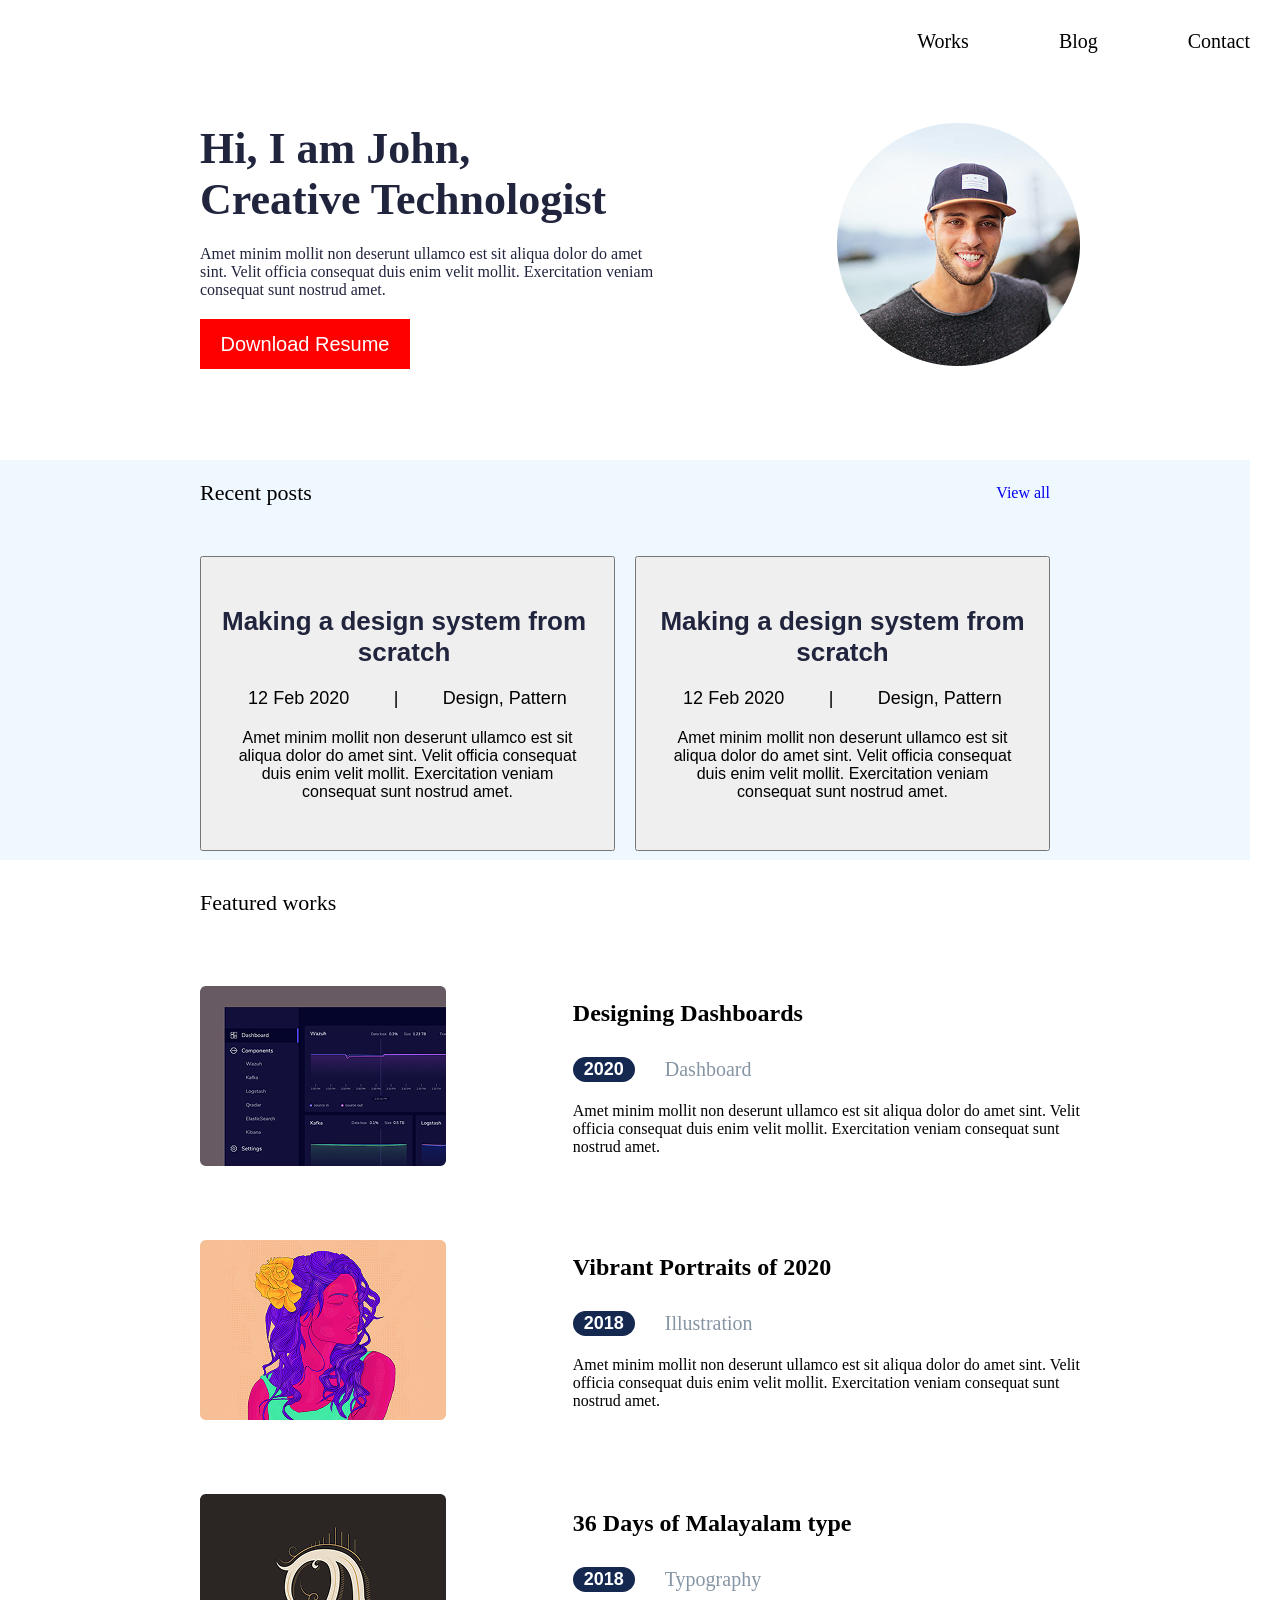
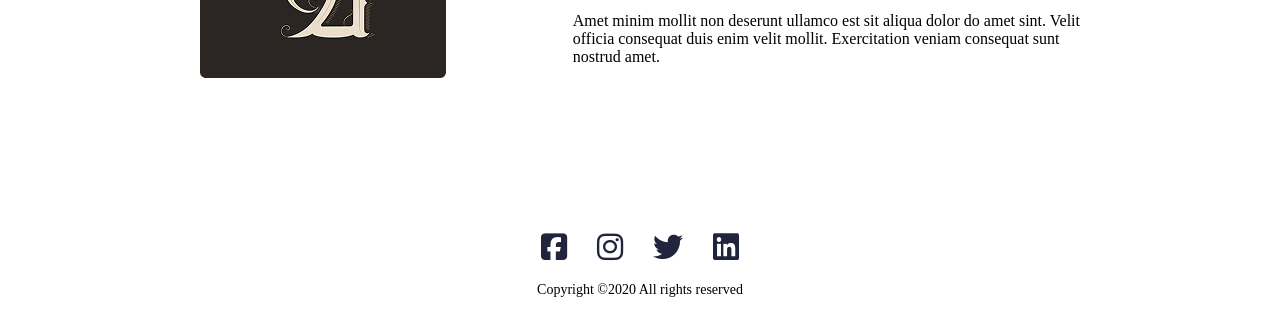
<file: index.html>
<!DOCTYPE html>
<html lang="en">

<head>
    <meta charset="UTF-8">
    <meta name="viewport" content="width=device-width, initial-scale=1.0">
    <title>Document</title>
    <link rel="stylesheet" href="./novey.css">
    <link rel="stylesheet" href="https://cdnjs.cloudflare.com/ajax/libs/font-awesome/6.7.2/css/all.min.css">

</head>

<body>
    <div class="href">
    <a href="./index_works.html">Works</a> 
    <a href="./index_blog.html">Blog</a>
    <a href="./index_contact.html">Contact</a>
   </div>
           
    
   
    <div class="make">
        <div class="text">
            <h1> Hi, I am John, <br>
                Creative Technologist</h1>
            <p>
                Amet minim mollit non deserunt ullamco est sit aliqua dolor do amet <br>
                sint. Velit officia consequat duis enim velit mollit. Exercitation veniam <br>
                consequat sunt nostrud amet.

            </p>
            <div class="btn">
                <button class=" btn1"> Download Resume
                     </button>

            </div>
        </div>


        <div class="text2">
            <img src="./images/Ellipse 1.png" alt="">

        </div>
    </div>

    <div class="box">
        <div class="bxxx">
          <p>Recent posts</p>
          <a href="#">View all</a>
        </div>
        <div class="shshsh">
        <button class="btbt1">
            <h2> Making a design system from 
            <br> scratch </h2>
            <p>12 Feb 2020 </p>
            <p>|</p>
            <p>Design, Pattern</p>
            <br>Amet minim mollit non deserunt ullamco est sit  <br> aliqua dolor do amet sint. Velit officia consequat  <br>duis enim velit mollit. Exercitation veniam  <br>consequat sunt nostrud amet.
        </button>
        <button class="btbt2">
            <h2>Making a design system from scratch</h2>
            <p>12 Feb 2020</p>
            <p>|</p>
            <p>Design, Pattern</p>

            <br>Amet minim mollit non deserunt ullamco est sit  <br> aliqua dolor do amet sint. Velit officia consequat  <br>duis enim velit mollit. Exercitation veniam  <br>consequat sunt nostrud amet.
        </button>
       </div>
    </div>
    

        <div class="ggggg">Featured works</div>
        
    <div class="oxox">
    
            <div class="foto">
             <img src="./images/Rectangle 30.png" alt="">
            </div>
        <div class="kerak">
            <h2> Designing Dashboards </h2>

            <div class="xyxyxy">
            <button class="oreo"> 2020 </button>
             Dashboard 
            </div>
        
           <p> Amet minim mollit non deserunt ullamco est sit aliqua dolor do amet sint. Velit <br>
            officia consequat duis enim velit mollit. Exercitation veniam consequat sunt 
            <br>nostrud amet.</p>
        </div>
     </div>

     <div class="oxox1">
    
        <div class="foto1">
         <img src="./images/Rectangle 32.png" alt="">
        </div>
    <div class="kerak1">
        <h2> Vibrant Portraits of 2020 </h2>

        <div class="xyxyxy1">
        <button class="oreo1"> 2018 </button>
        Illustration
        </div>
    
       <p> Amet minim mollit non deserunt ullamco est sit aliqua dolor do amet sint. Velit <br>
        officia consequat duis enim velit mollit. Exercitation veniam consequat sunt 
        <br>nostrud amet.</p>
    </div>
 </div>

 <div class="oxox2">
    
    <div class="foto2">
     <img src="./images/Rectangle 34.png" alt="">
    </div>
<div class="kerak2">
    <h2> 36 Days of Malayalam type </h2>

    <div class="xyxyxy2">
    <button class="oreo2"> 2018 </button>
    Typography
    </div>

   <p> Amet minim mollit non deserunt ullamco est sit aliqua dolor do amet sint. Velit <br>
    officia consequat duis enim velit mollit. Exercitation veniam consequat sunt 
    <br>nostrud amet.</p>
</div>
</div>

    <div class="icon">
        <i class="fa-brands fa-square-facebook"></i>
        <i class="fa-brands fa-instagram"></i>
        <i class="fa-brands fa-twitter"></i>
        <i class="fa-brands fa-linkedin"></i>
    </div>
 <div class="list">
    Copyright ©2020 All rights reserved 
</div>



</body>

</html>
</file>
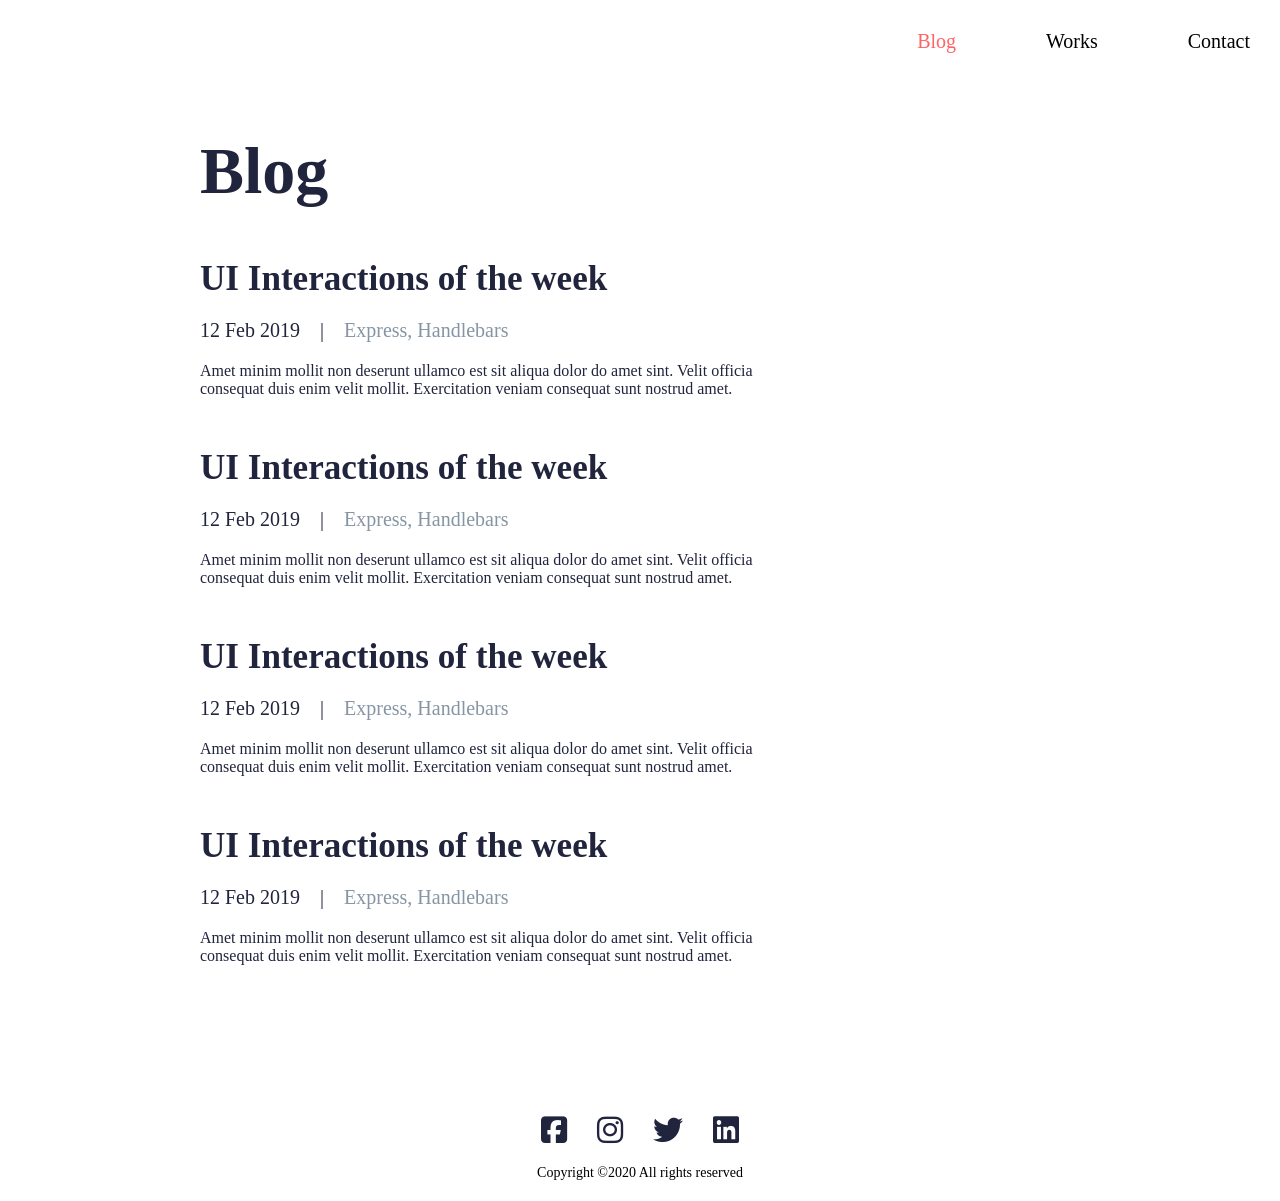
<file: index_blog.html>
<!DOCTYPE html>
<html lang="en">
<head>
    <meta charset="UTF-8">
    <meta name="viewport" content="width=device-width, initial-scale=1.0">
    <title>Document</title>
    <link rel="stylesheet" href="./blog.css">
    <link rel="stylesheet" href="https://cdnjs.cloudflare.com/ajax/libs/font-awesome/6.7.2/css/all.min.css">

    
</head>
<body>
    <div class="href"> 
        <a href="./index.html"><span>Blog </a>
        <a href="./index_works.html">Works</a>
        <a href="./index_contact.html">Contact</a>
       </div>

    <div class="blog">
        <h2>Blog</h2>
        </div>
        
        <div class="ferry">
            <h3> UI Interactions of the week</h3>
            <div class="java">
                <p>12 Feb 2019</p>
                <p>|</p>
                <div class="rang">Express, Handlebars</div>
        
            </div>
            <div class="gap">      
                Amet minim mollit non deserunt ullamco est sit aliqua dolor do amet sint. Velit officia <br> consequat duis enim velit mollit. Exercitation veniam consequat sunt nostrud amet.
            </div>
        
        </div>

        <div class="ferry">
            <h3> UI Interactions of the week</h3>
            <div class="java">
                <p>12 Feb 2019</p>
                <p>|</p>
                <div class="rang">Express, Handlebars</div>
        
            </div>
            <div class="gap">      
                Amet minim mollit non deserunt ullamco est sit aliqua dolor do amet sint. Velit officia <br> consequat duis enim velit mollit. Exercitation veniam consequat sunt nostrud amet.
            </div>
        
        </div>

        <div class="ferry">
            <h3> UI Interactions of the week</h3>
            <div class="java">
                <p>12 Feb 2019</p>
                <p>|</p>
                <div class="rang">Express, Handlebars</div>
        
            </div>
            <div class="gap">      
                Amet minim mollit non deserunt ullamco est sit aliqua dolor do amet sint. Velit officia <br> consequat duis enim velit mollit. Exercitation veniam consequat sunt nostrud amet.
            </div>
        

        </div>
        <div class="ferry">
            <h3> UI Interactions of the week</h3>
            <div class="java">
                <p>12 Feb 2019</p>
                <p>|</p>
                <div class="rang">Express, Handlebars</div>
        
            </div>
            <div class="gap">      
                Amet minim mollit non deserunt ullamco est sit aliqua dolor do amet sint. Velit officia <br> consequat duis enim velit mollit. Exercitation veniam consequat sunt nostrud amet.
            </div>
        
        </div>

        <div class="icon">
            <i class="fa-brands fa-square-facebook"></i>
            <i class="fa-brands fa-instagram"></i>
            <i class="fa-brands fa-twitter"></i>
            <i class="fa-brands fa-linkedin"></i>
        </div>
     <div class="list">
        Copyright ©2020 All rights reserved 
    </div>
</body>
</html>
</file>
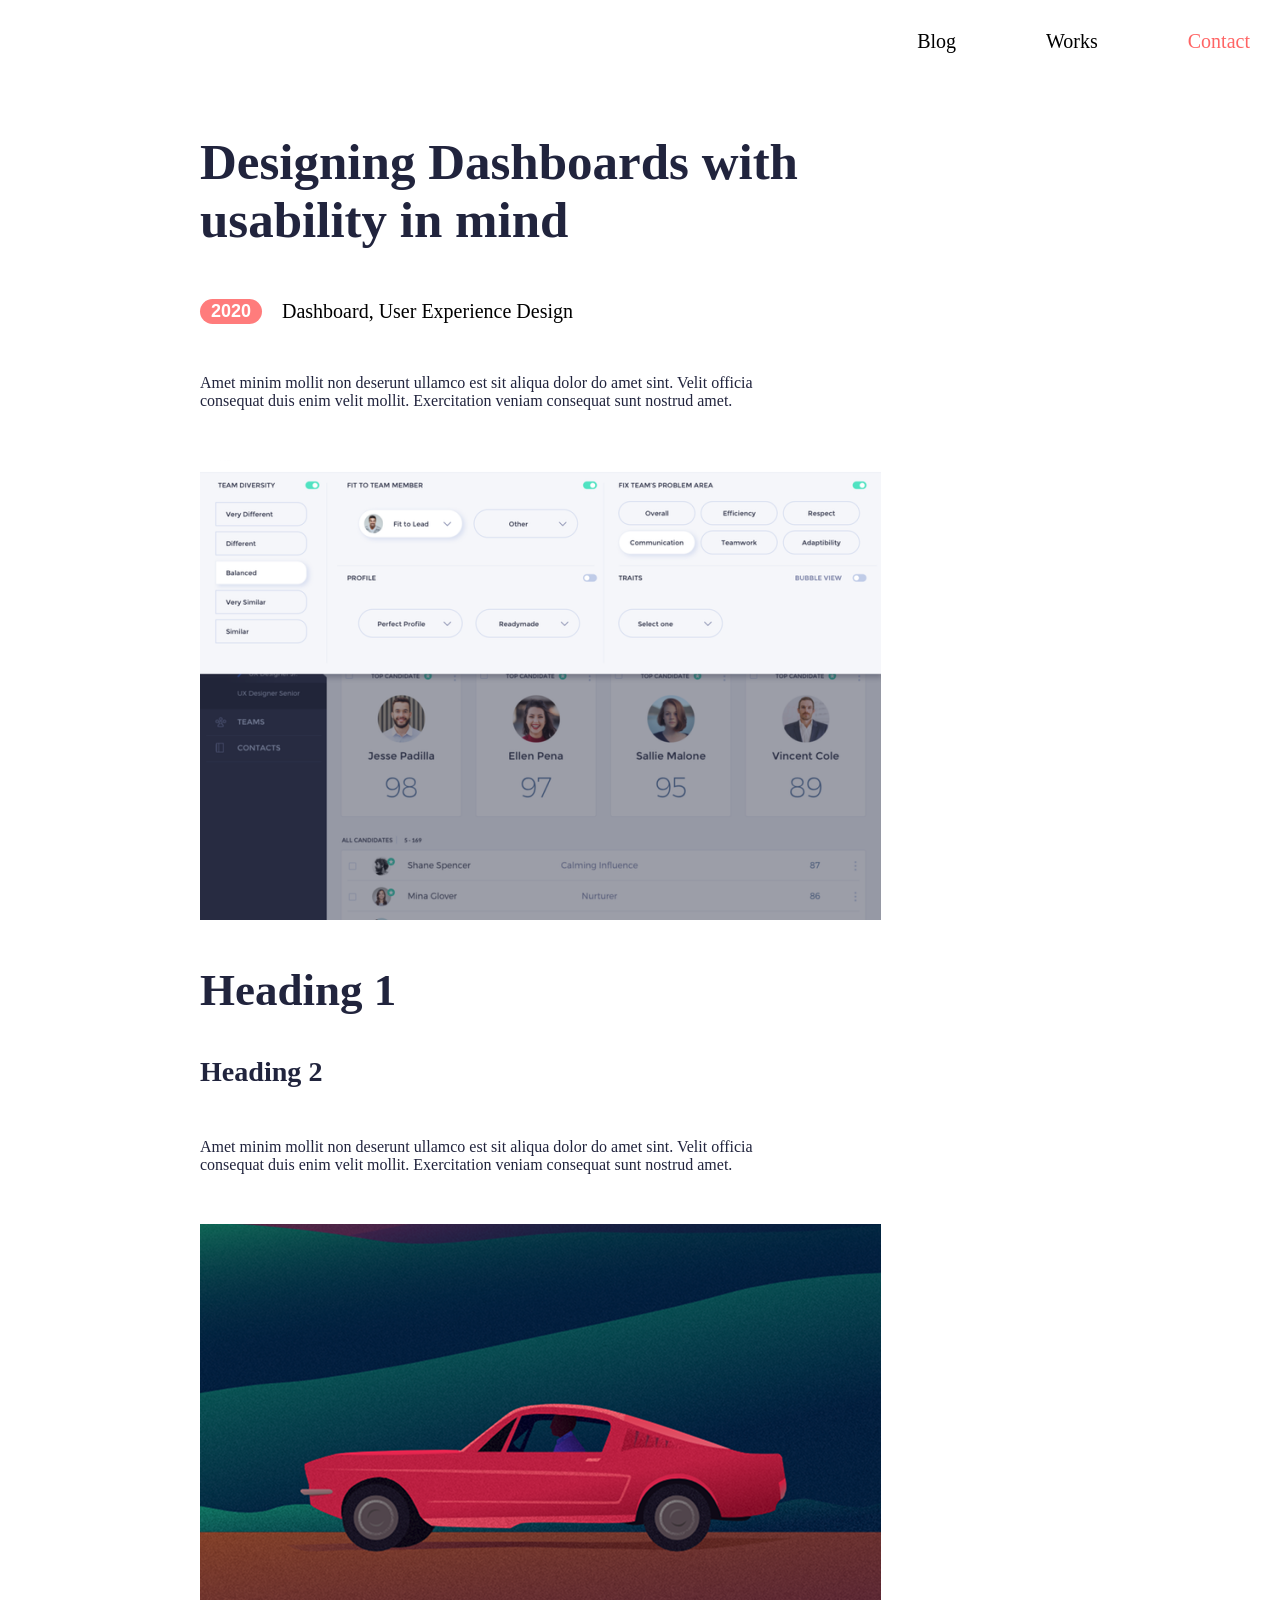
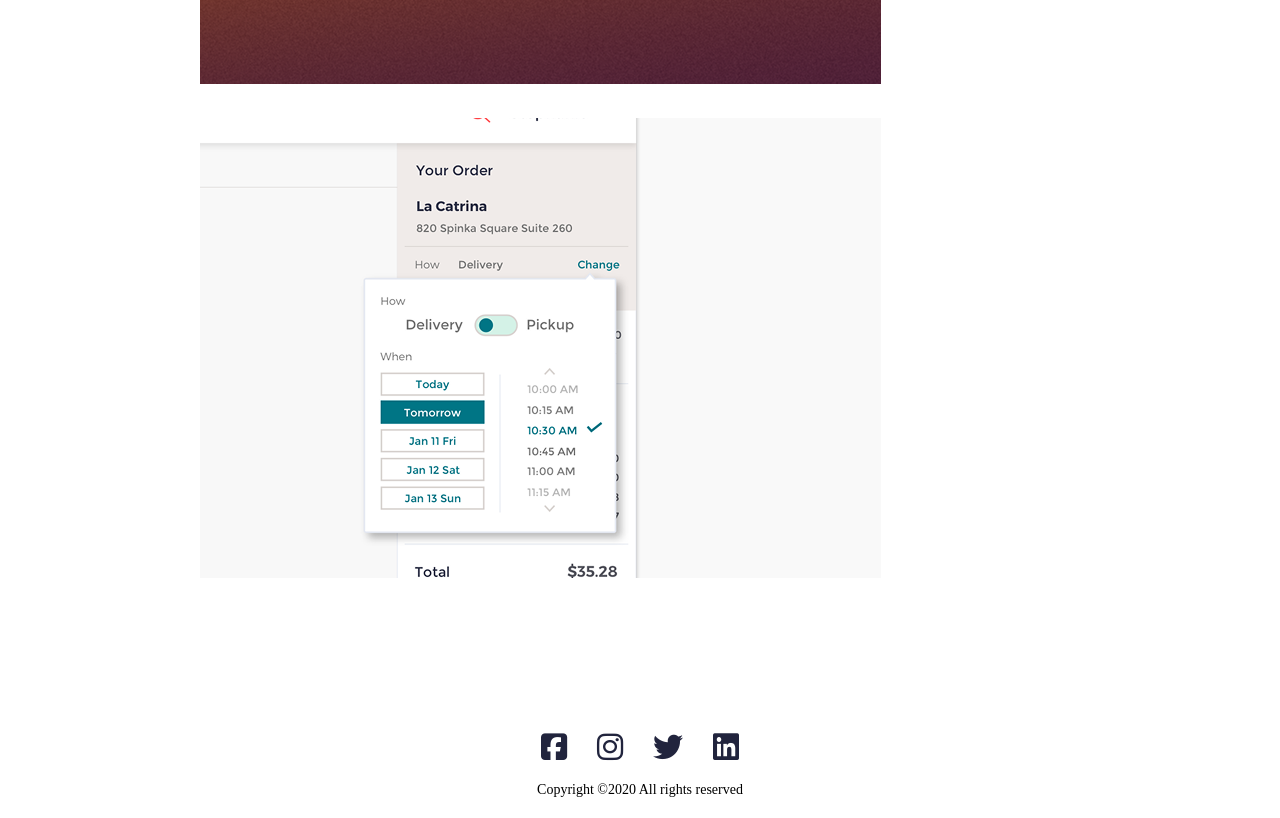
<file: index_contact.html>
<!DOCTYPE html>
<html lang="en">
<head>
    <meta charset="UTF-8">
    <meta name="viewport" content="width=device-width, initial-scale=1.0">
    <title>Document</title>
    <link rel="stylesheet" href="./contact.css">
    <link rel="stylesheet" href="https://cdnjs.cloudflare.com/ajax/libs/font-awesome/6.7.2/css/all.min.css">
</head>
<body>
    <div class="href"> 
        <a href="./index_blog.html">Blog </a>
        <a href="./index_works.html">Works</a>
        <a href="./index.html"> <span>Contact</span></a>
       </div>

      <div class="sara"> <h2>Designing Dashboards with <br>usability in mind </h2></div>

      <div class="sara2">
        <button class="food">2020</button>
        <p>Dashboard, User Experience Design</p>
      </div>
      
      <div class="matn">
        <p>Amet minim mollit non deserunt ullamco est sit aliqua dolor do amet sint. Velit officia <br> consequat duis enim velit mollit. Exercitation veniam consequat sunt nostrud amet.</p>
      </div>
      <div class="rasm">
        <img src="./images/Rectangle 4@2x.png" alt="">

      </div>
      <div class="Head"> <h2>Heading 1 </h2></div>
      <div class="Head1"> <h3>Heading 2 </h3></div>

      <div class="matn">
        <p>Amet minim mollit non deserunt ullamco est sit aliqua dolor do amet sint. Velit officia <br> consequat duis enim velit mollit. Exercitation veniam consequat sunt nostrud amet.</p>
      </div>

      <div class="rasm2">
        <img src="./images/Rectangle 5.png" alt="">
      </div>

      <div class="rasm3">
        <img src="./images/Rectangle 6.png" alt="">
      </div>


       <div class="icon">
        <i class="fa-brands fa-square-facebook"></i>
        <i class="fa-brands fa-instagram"></i>
        <i class="fa-brands fa-twitter"></i>
        <i class="fa-brands fa-linkedin"></i>
    </div>
    <div class="list">
    Copyright ©2020 All rights reserved 
    </div>

    


</body>
</html>
</file>
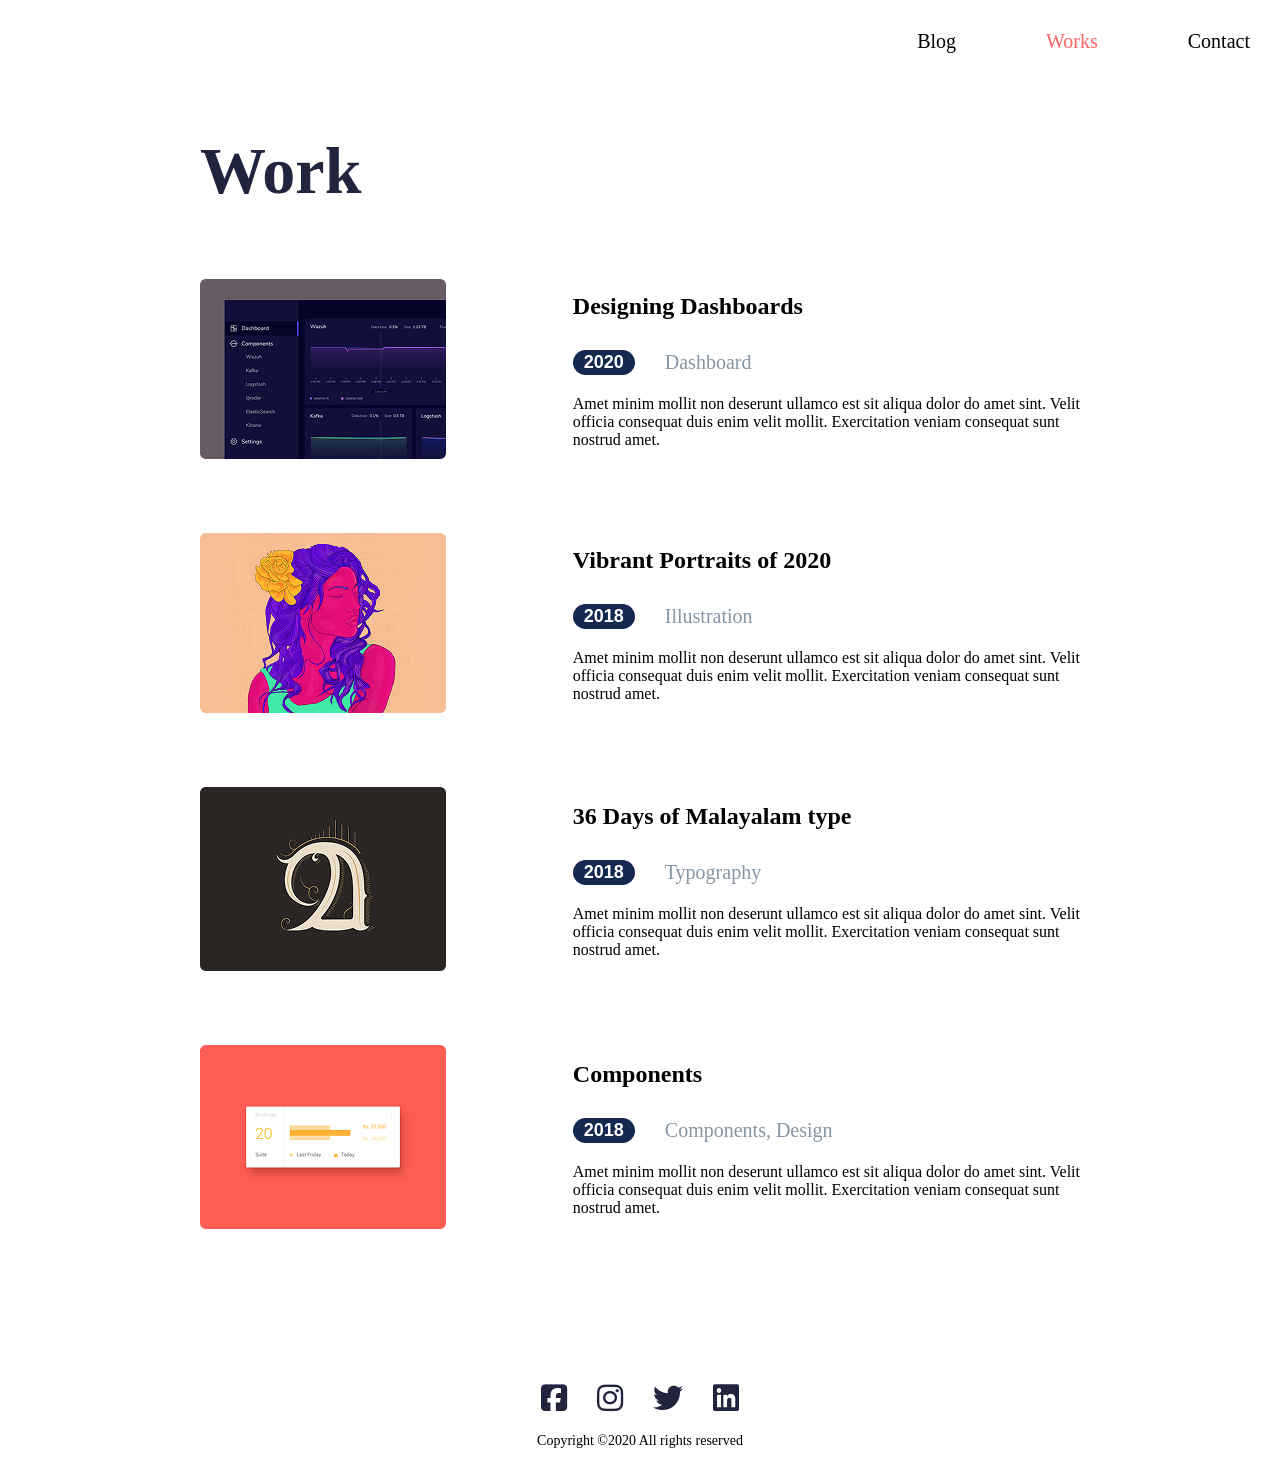
<file: index_works.html>
<!DOCTYPE html>
<html lang="en">
<head>
    <meta charset="UTF-8">
    <meta name="viewport" content="width=device-width, initial-scale=1.0">
    <title>Document</title>
    <link rel="stylesheet" href="./works.css">
    <link rel="stylesheet" href="https://cdnjs.cloudflare.com/ajax/libs/font-awesome/6.7.2/css/all.min.css">
</head>
<body>
    <div class="href"> 
        <a href="./index_blog.html">Blog </a>
        <a href="./index.html"><span>Works</span></a>
        <a href="./index_contact.html">Contact</a>
       </div>

    <div class="work">
        <h2>Work</h2>
        </div>

        <div class="oxox">
    
            <div class="foto">
             <img src="./images/Rectangle 30.png" alt="">
            </div>
        <div class="kerak">
            <h2> Designing Dashboards </h2>

            <div class="xyxyxy">
            <button class="oreo"> 2020 </button>
             Dashboard 
            </div>
        
           <p> Amet minim mollit non deserunt ullamco est sit aliqua dolor do amet sint. Velit <br>
            officia consequat duis enim velit mollit. Exercitation veniam consequat sunt 
            <br>nostrud amet.</p>
        </div>
     </div>

     <div class="oxox1">
    
        <div class="foto1">
         <img src="./images/Rectangle 32.png" alt="">
        </div>
    <div class="kerak1">
        <h2> Vibrant Portraits of 2020 </h2>

        <div class="xyxyxy1">
        <button class="oreo1"> 2018 </button>
        Illustration
        </div>
    
       <p> Amet minim mollit non deserunt ullamco est sit aliqua dolor do amet sint. Velit <br>
        officia consequat duis enim velit mollit. Exercitation veniam consequat sunt 
        <br>nostrud amet.</p>
    </div>
  </div>
 <div class="oxox2">
    
    <div class="foto2">
     <img src="./images/Rectangle 34.png" alt="">
    </div>
<div class="kerak2">
    <h2> 36 Days of Malayalam type </h2>

    <div class="xyxyxy2">
    <button class="oreo2"> 2018 </button>
    Typography
    </div>

   <p> Amet minim mollit non deserunt ullamco est sit aliqua dolor do amet sint. Velit <br>
    officia consequat duis enim velit mollit. Exercitation veniam consequat sunt 
    <br>nostrud amet.</p>
 </div>
</div>

 
 <div class="oxox3">
    
    <div class="foto3">
     <img src="./images/Rectangle 40.png" alt="">
    </div>
<div class="kerak3">
    <h2> Components </h2>

    <div class="xyxyxy3">
    <button class="oreo3"> 2018 </button>
    Components, Design
    </div>

   <p> Amet minim mollit non deserunt ullamco est sit aliqua dolor do amet sint. Velit <br>
    officia consequat duis enim velit mollit. Exercitation veniam consequat sunt 
    <br>nostrud amet.</p>
</div>
</div>

<div class="icon">
    <i class="fa-brands fa-square-facebook"></i>
    <i class="fa-brands fa-instagram"></i>
    <i class="fa-brands fa-twitter"></i>
    <i class="fa-brands fa-linkedin"></i>
</div>
<div class="list">
Copyright ©2020 All rights reserved 
</div>
    
</body>
</html>
</file>
<file: novey.css>
* {
    padding: 0;
    margin: 0;
  
}
.href {
    display: flex;
    justify-content: end;
    gap: 90px;
    align-items: center;
    padding: 30px;
}
.href a {
    text-decoration: none;
    font-weight: 500;
    font-size: 20px;
    color: #000;
}



.make {
    display: flex;
    justify-content: space-between;
    padding:  40px 200px;

}

.text h1 {
    font-weight: 700;
    font-size: 44px;
    color: #21243D;
    margin-bottom: 20px;
    
}
.text p {
    font-weight: 400;
    margin-bottom: 20px;
    font-size: 16px;
    color: #21243D;

}

.btn1 {
    width: 210px;
    height: 50px;
    background-color: red;
    color: white;
    border-radius: 2 px;
    border: none;
    font-size: 20px;
    font-weight: 500;
}

.box {
background-color: aliceblue;
width: 1250px;
height: 400px;

}

.bxxx {
   display: flex;
   justify-content: space-between;
   align-items: center;
   margin: 50px 200px;
   padding-top: 20px;
}
.bxxx p {
    font-weight: 400;
    font-size: 22px;
}
.bxxx a {
    font-weight: 400;
    font-size: 16px;
    text-decoration: none;
}
.shshsh {
   display: flex;
   justify-content: space-between;
   gap: 20px;
   align-items: center;
   margin: 50px 200px;
   
}
.btbt1 h2 {
    display: flex;
    font-weight: 700;
    font-size: 26px;
    color:#21243D;
}
.btbt1 p {
  display: inline-block;
  margin: 20px;
  font-weight: 400;
  font-size: 18px;
}
.btbt1 {
    font-weight: 400;
    font-size: 16px;
    width: 420px;
    height: 295px;
    padding: 20px;
    
}
.btbt2 h2 {
    display: flex;
    font-weight: 700;
    font-size: 26px;
    color:#21243D;
}
.btbt2 p {
  display: inline-block;
  font-weight: 400;
  font-size: 18px;
  margin: 20px;
}
.btbt2 {
    font-weight: 400;
    font-size: 16px;
    width: 420px;
    height: 295px;
    padding: 20px;
}
.oxox {
   display: flex;
   justify-content: space-between;
   align-items: center;
   margin: 50px 200px;
   padding-top: 20px;
}
.xyxyxy{
    display: flex;
    align-items: center;
    margin-top: 30px;
    font-size: 20px;
    font-weight: 400;
    color: #8695A4;
    
}
.kerak p {
    margin-top: 20px;
}
.oreo {
    margin-right: 30px;
    color: white;
    width: 62px;
    height: 25px;
    background-color: #142850;
    border-radius: 16px;
    border: none;
    font-weight: 900;
    font-size: 18px;
}
.ggggg {
    margin: 30px 200px;
    font-weight: 400;
    font-size: 22px;
}
.oxox1 {
    display: flex;
    justify-content: space-between;
    align-items: center;
    margin: 50px 200px;
    padding-top: 20px;
 }
 .xyxyxy1{
     display: flex;
     align-items: center;
     margin-top: 30px;
     font-size: 20px;
     font-weight: 400;
     color: #8695A4;
     
 }
 .kerak1 p {
     margin-top: 20px;
 }
 .oreo1 {
     margin-right: 30px;
     color: white;
     width: 62px;
     height: 25px;
     background-color: #142850;
     border-radius: 16px;
     border: none;
     font-weight: 900;
     font-size: 18px;
 }

 .oxox2 {
    display: flex;
    justify-content: space-between;
    align-items: center;
    margin: 50px 200px;
    padding-top: 20px;
 }
 .xyxyxy2{
     display: flex;
     align-items: center;
     margin-top: 30px;
     font-size: 20px;
     font-weight: 400;
     color: #8695A4;
     
 }
 .kerak2 p {
     margin-top: 20px;
 }
 .oreo2 {
     margin-right: 30px;
     color: white;
     width: 62px;
     height: 25px;
     background-color: #142850;
     border-radius: 16px;
     border: none;
     font-weight: 900;
     font-size: 18px;
 }
 .icon {
    display: flex;
    justify-content: center;
    gap: 30px;
    margin-top: 150px;
    
 }
 .icon i {
    font-size: 30px;
    color: #21243D;
   
 }
 .list {
    display: flex;
    justify-content: center;
    font-weight: 400;
    font-size: 14px;
    margin: 20px 0;
 }
</file>
<file: blog.css>
* {
    padding: 0;
    margin: 0;
  
}
.href {
    display: flex;
    justify-content: end;
    gap: 90px;
    align-items: center;
    padding: 30px;
}
.href a {
    text-decoration: none;
    font-weight: 500;
    font-size: 20px;
    color: #000;
}
.href a span {
    color: #FF6464;
}



.blog {
    margin: 50px 200px;
    color: #21243D;
    font-weight: 700;
    font-size: 44px;
 }

 .ferry {
    margin: 50px 200px;
    font-weight: 500;
    font-size: 30px;
    color: #21243D;
 }
 .java {
    display: flex;
    gap: 20px;
    align-items: center;
    margin-top: 20px;
    font-weight: 400;
    font-size: 20px;
    color: #21243D;
 }
 .rang {
    color: #8695A4;
    font-weight: 400;
    font-size: 20px;
 }
 .gap {
    margin-top: 20px;
    font-weight: 400;
    font-size: 16px;
    color: #21243D;
 }

 .icon {
    display: flex;
    justify-content: center;
    gap: 30px;
    margin-top: 150px;
    
 }
 .icon i {
    font-size: 30px;
    color: #21243D;
   
 }
 .list {
    display: flex;
    justify-content: center;
    font-weight: 400;
    font-size: 14px;
    margin: 20px 0;
 }
</file>
<file: contact.css>
* {
    padding: 0;
    margin: 0;
  
}
.href {
    display: flex;
    justify-content: end;
    gap: 90px;
    align-items: center;
    padding: 30px;
}
.href a {
    text-decoration: none;
    font-weight: 500;
    font-size: 20px;
    color: #000;
}
.href a span {
    color: #FF6464;
}

.sara {
    font-weight: 700;
    font-size: 34px;
    color: #21243D;
    margin: 50px 200px;
}
.sara2 {
    display: flex;
    gap: 20px;
    align-items: center;
    margin: 0 200px;
    font-weight: 400;
    font-size: 20px;
}
.food {
    background-color: #FF7C7C;
    border-radius: 16px;
    border: none;
    width: 62px;
    height: 25px;
    color: #FFF;
    font-weight: 900;
    font-size: 18px;
}
.matn {
    color: #21243D;
    font-weight: 400;
    font-size: 16px;
    margin: 50px 200px;
}
.rasm {
   
    margin-left: 200px;
}
.rasm img {
    width: 681px;
    height: 460px;
}

.Head {
    margin: 40px 200px;
    font-size: 30px;
    font-weight: 500;
    color: #21243D;
}
.Head1 {
    margin: 0 200px;
    font-size: 24px;
    font-weight: 500;
    color: #21243D;
}

.rasm2 { 
    margin-left: 200px;
}
.rasm2 img {
    width: 681px;
    height: 460px;
}

.rasm3 { 
    margin: 30px 200px;
}
.rasm3 img {
    width: 681px;
    height: 460px;
}


.icon {
    display: flex;
    justify-content: center;
    gap: 30px;
    margin-top: 150px;
    
 }
 .icon i {
    font-size: 30px;
    color: #21243D;
   
 }
 .list {
    display: flex;
    justify-content: center;
    font-weight: 400;
    font-size: 14px;
    margin: 20px 0;
 }
</file>
<file: works.css>
* {
    padding: 0;
    margin: 0;
  
}
.href {
    display: flex;
    justify-content: end;
    gap: 90px;
    align-items: center;
    padding: 30px;
}
.href a {
    text-decoration: none;
    font-weight: 500;
    font-size: 20px;
    color: #000;
}
.href a span {
    color: #FF6464;
}



.work {
    margin: 50px 200px;
    color: #21243D;
    font-weight: 700;
    font-size: 44px;
 }

 .oreo {
    margin-right: 30px;
    color: white;
    width: 62px;
    height: 25px;
    background-color: #142850;
    border-radius: 16px;
    border: none;
    font-weight: 900;
    font-size: 18px;
}
.oxox {
    display: flex;
    justify-content: space-between;
    align-items: center;
    margin: 50px 200px;
    padding-top: 20px;
 }
 .xyxyxy{
     display: flex;
     align-items: center;
     margin-top: 30px;
     font-size: 20px;
     font-weight: 400;
     color: #8695A4;
     
 }
 .kerak p {
     margin-top: 20px;
 }
.oxox1 {
    display: flex;
    justify-content: space-between;
    align-items: center;
    margin: 50px 200px;
    padding-top: 20px;
 }
 .xyxyxy1{
     display: flex;
     align-items: center;
     margin-top: 30px;
     font-size: 20px;
     font-weight: 400;
     color: #8695A4;
     
 }
 .kerak1 p {
     margin-top: 20px;
 }
 .oreo1 {
     margin-right: 30px;
     color: white;
     width: 62px;
     height: 25px;
     background-color: #142850;
     border-radius: 16px;
     border: none;
     font-weight: 900;
     font-size: 18px;
 }

 .oxox2 {
    display: flex;
    justify-content: space-between;
    align-items: center;
    margin: 50px 200px;
    padding-top: 20px;
 }
 .xyxyxy2{
     display: flex;
     align-items: center;
     margin-top: 30px;
     font-size: 20px;
     font-weight: 400;
     color: #8695A4;
     
 }
 .kerak2 p {
     margin-top: 20px;
 }
 .oreo2 {
     margin-right: 30px;
     color: white;
     width: 62px;
     height: 25px;
     background-color: #142850;
     border-radius: 16px;
     border: none;
     font-weight: 900;
     font-size: 18px;
 }
 .oxox3 {
    display: flex;
    justify-content: space-between;
    align-items: center;
    margin: 50px 200px;
    padding-top: 20px;
 }
 .xyxyxy3 {
     display: flex;
     align-items: center;
     margin-top: 30px;
     font-size: 20px;
     font-weight: 400;
     color: #8695A4;
     
 }
 .kerak3 p {
     margin-top: 20px;
 }
 .oreo3 {
     margin-right: 30px;
     color: white;
     width: 62px;
     height: 25px;
     background-color: #142850;
     border-radius: 16px;
     border: none;
     font-weight: 900;
     font-size: 18px;
 }

 .icon {
    display: flex;
    justify-content: center;
    gap: 30px;
    margin-top: 150px;
    
 }
 .icon i {
    font-size: 30px;
    color: #21243D;
   
 }
 .list {
    display: flex;
    justify-content: center;
    font-weight: 400;
    font-size: 14px;
    margin: 20px 0;
 }
</file>
